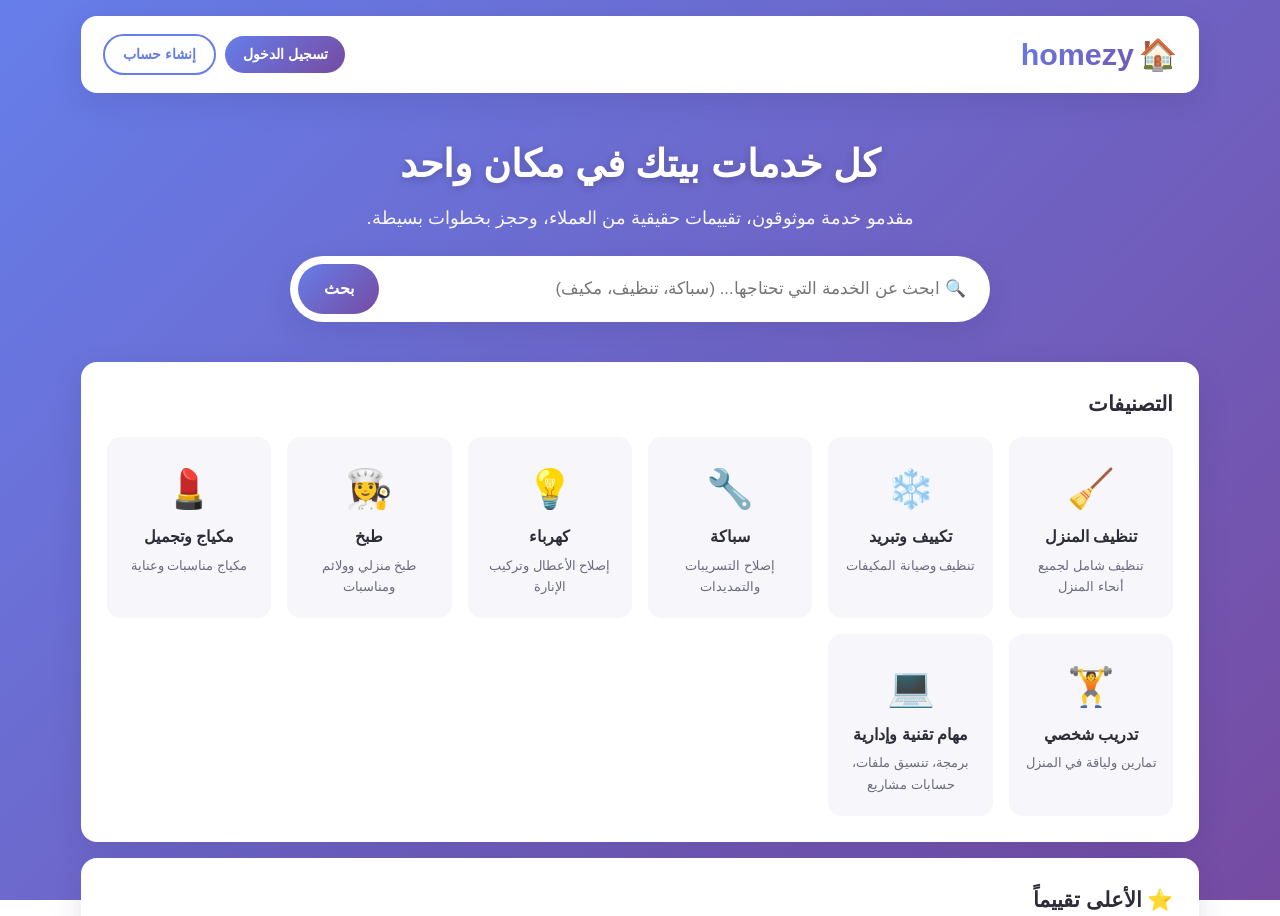
<file: index.html>
<!DOCTYPE html>
<html lang="ar" dir="rtl">
<head>
  <meta charset="UTF-8">
  <meta http-equiv="refresh" content="0; url=prototype/">
  <title>homezy</title>
</head>
<body>
  <a href="prototype/">افتح النموذج الأولي لـ homezy</a>
</body>
</html>
</file>
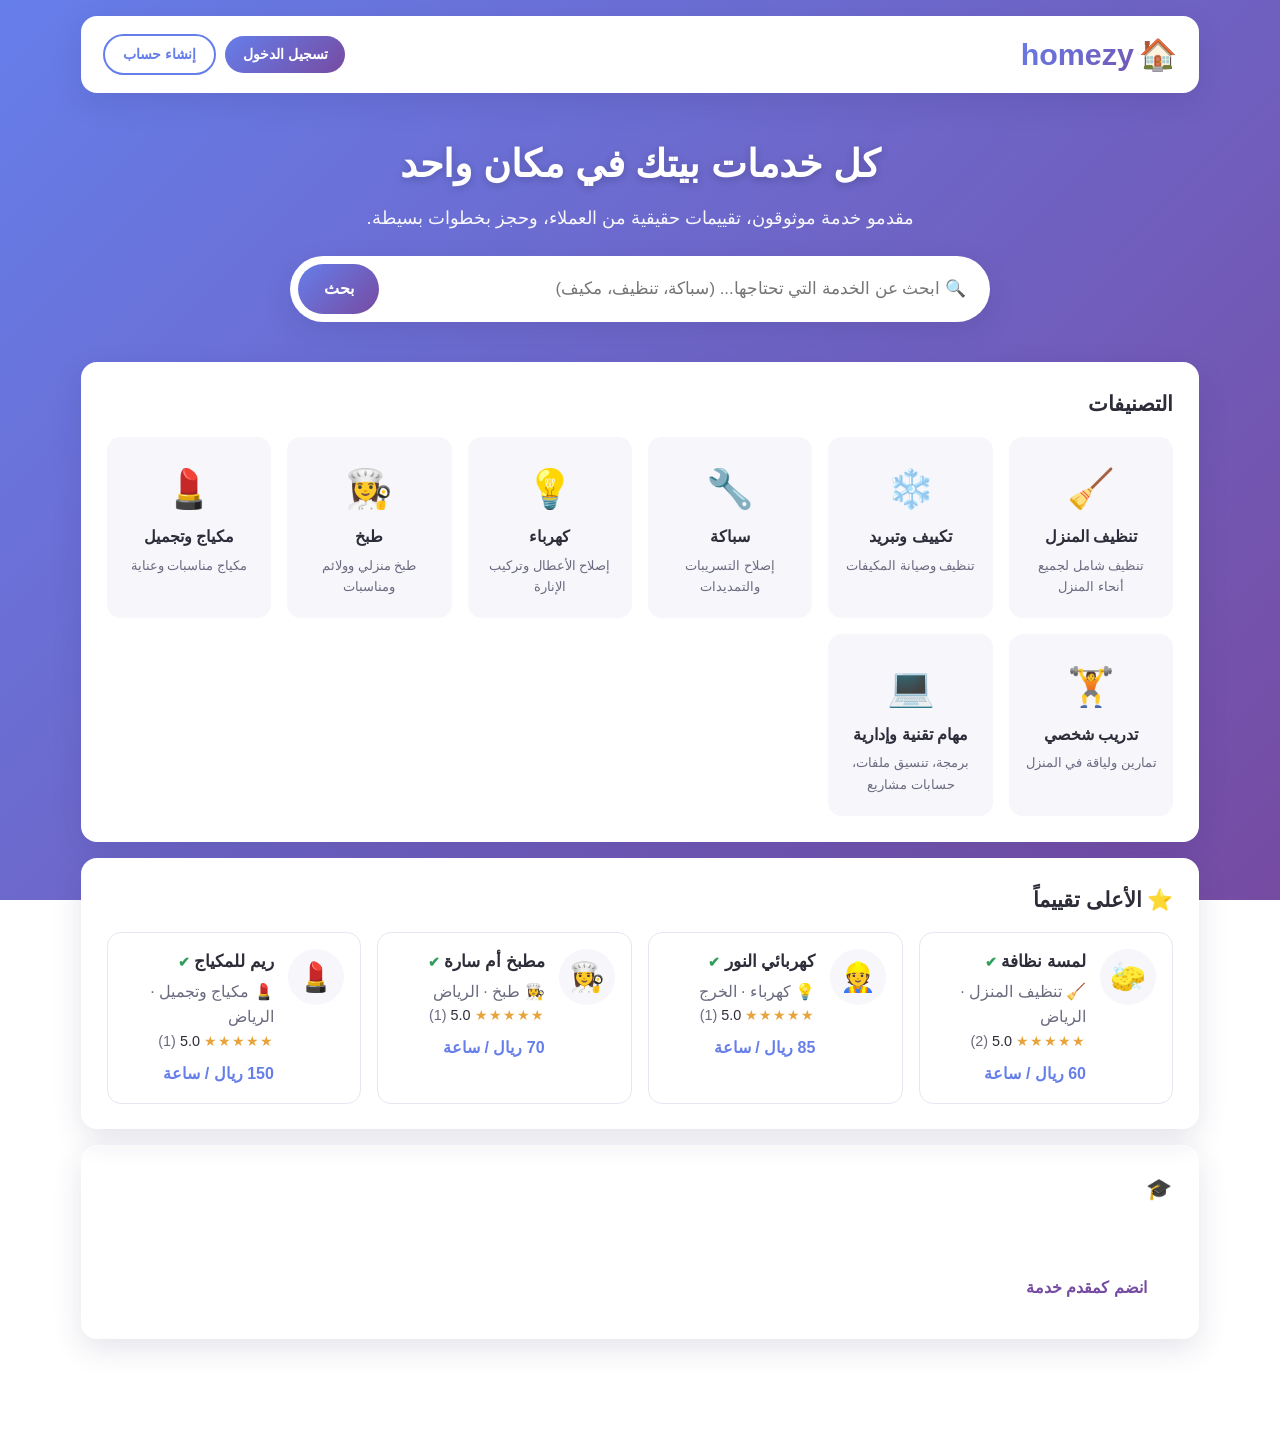
<file: prototype/index.html>
<!DOCTYPE html>
<html lang="ar" dir="rtl">
<head>
  <meta charset="UTF-8">
  <meta name="viewport" content="width=device-width, initial-scale=1.0">
  <meta name="description" content="homezy – منصة الخدمات المنزلية: احجز مقدمي خدمة موثوقين بتقييمات حقيقية">
  <title>homezy – منصة الخدمات المنزلية</title>
  <link rel="icon" href="data:image/svg+xml,<svg xmlns='http://www.w3.org/2000/svg' viewBox='0 0 100 100'><text y='.9em' font-size='90'>🏠</text></svg>">
  <link rel="stylesheet" href="css/styles.css">
</head>
<body>
  <header id="header" class="header container"></header>

  <main id="app" class="container">
    <noscript>هذا التطبيق يحتاج تفعيل JavaScript.</noscript>
  </main>

  <footer class="footer container">
    <span>homezy – نموذج أولي لمشروع مقرر هندسة البرمجيات · جامعة الأمير سطام بن عبدالعزيز</span>
    <button class="link" data-action="reset">إعادة البيانات التجريبية</button>
  </footer>

  <script src="js/data.js"></script>
  <script src="js/store.js"></script>
  <script src="js/app.js"></script>
</body>
</html>
</file>
<file: prototype/css/styles.css>
/* ===== HOMEZY – styles (purple gradient theme from the original demo) ===== */

:root {
  --primary: #667eea;
  --primary-dark: #764ba2;
  --grad: linear-gradient(135deg, #667eea 0%, #764ba2 100%);
  --text: #2d2d3a;
  --muted: #6b6b80;
  --line: #e6e6f0;
  --bg-soft: #f6f6fb;
  --green: #2e9e5b;
  --red: #d64545;
  --orange: #e8a33d;
  --radius: 16px;
  --shadow: 0 10px 30px rgba(40, 30, 90, 0.12);
}

* { margin: 0; padding: 0; box-sizing: border-box; }

body {
  font-family: 'Segoe UI', Tahoma, 'Noto Sans Arabic', sans-serif;
  color: var(--text);
  background: var(--grad);
  background-attachment: fixed;
  min-height: 100vh;
  line-height: 1.6;
}

a { color: var(--primary); }
h1 { font-size: 1.7rem; margin-bottom: 0.5rem; }
h2 { font-size: 1.3rem; margin-bottom: 1rem; }
h3 { font-size: 1.05rem; }

.container { max-width: 1150px; margin: 0 auto; padding: 0 16px; }
.muted { color: var(--muted); }
.small { font-size: 0.85rem; }
.center { text-align: center; }
.grow { flex: 1; }
[hidden] { display: none !important; }

/* ----- header ----- */
.header {
  display: flex;
  align-items: center;
  justify-content: space-between;
  gap: 1rem;
  flex-wrap: wrap;
  background: white;
  border-radius: var(--radius);
  padding: 0.9rem 1.4rem;
  margin-top: 16px;
  box-shadow: var(--shadow);
  width: calc(100% - 32px);
  max-width: calc(1150px - 32px);
}

.logo {
  font-size: 1.9rem;
  font-weight: 800;
  text-decoration: none;
  background: var(--grad);
  -webkit-background-clip: text;
  background-clip: text;
  color: transparent;
}
.logo-icon { color: initial; -webkit-text-fill-color: initial; margin-left: 0.3rem; }

.header-actions { display: flex; align-items: center; gap: 0.6rem; flex-wrap: wrap; }
.link-btn { text-decoration: none; font-weight: 600; padding: 0.4rem 0.8rem; border-radius: 10px; }
.link-btn:hover { background: var(--bg-soft); }
.user-chip { background: var(--bg-soft); padding: 0.4rem 0.8rem; border-radius: 12px; font-weight: 600; }

.icon-btn { position: relative; text-decoration: none; font-size: 1.3rem; padding: 0.2rem 0.4rem; }
.badge {
  position: absolute; top: -6px; left: -6px;
  background: var(--red); color: white;
  font-size: 0.7rem; font-weight: 700;
  min-width: 18px; height: 18px; line-height: 18px;
  border-radius: 9px; text-align: center;
}

/* ----- buttons ----- */
.btn {
  display: inline-block;
  background: var(--grad);
  color: white;
  border: none;
  border-radius: 30px;
  padding: 0.75rem 1.6rem;
  font: inherit;
  font-weight: 600;
  cursor: pointer;
  text-decoration: none;
  text-align: center;
  transition: transform 0.15s, box-shadow 0.15s;
}
.btn:hover { transform: translateY(-2px); box-shadow: 0 6px 16px rgba(102, 126, 234, 0.4); }
.btn-sm { padding: 0.45rem 1.1rem; font-size: 0.9rem; }
.btn-block { display: block; width: 100%; }
.btn-outline { background: white; color: var(--primary); border: 2px solid var(--primary); }
.btn-light { background: white; color: var(--primary-dark); }
.btn-green { background: var(--green); }
.btn-red { background: var(--red); }

.link {
  background: none; border: none; color: var(--primary);
  font: inherit; cursor: pointer; text-decoration: underline;
}

/* ----- layout blocks ----- */
main { padding: 16px; }

.panel {
  background: white;
  border-radius: var(--radius);
  padding: 1.6rem;
  margin: 16px 0;
  box-shadow: var(--shadow);
}

.panel-grad { background: rgba(255, 255, 255, 0.14); color: white; border: 1px solid rgba(255,255,255,0.3); }
.panel-grad p { margin-bottom: 1rem; opacity: 0.95; }

.back { display: inline-block; color: white; text-decoration: none; margin-top: 12px; font-weight: 600; }

.hero { text-align: center; color: white; padding: 2.5rem 0 1.5rem; }
.hero h1 { font-size: 2.4rem; text-shadow: 0 2px 8px rgba(0,0,0,0.2); }
.hero p { font-size: 1.15rem; opacity: 0.95; margin-bottom: 1.5rem; }

.search-bar {
  display: flex; gap: 0.5rem;
  background: white; padding: 0.5rem;
  border-radius: 40px; max-width: 700px; margin: 0 auto;
  box-shadow: var(--shadow);
}
.search-bar input { flex: 1; min-width: 0; border: none; font: inherit; font-size: 1.05rem; padding: 0.6rem 1rem; outline: none; background: transparent; }

/* ----- categories ----- */
.categories { display: grid; grid-template-columns: repeat(auto-fill, minmax(160px, 1fr)); gap: 1rem; }
.category {
  display: flex; flex-direction: column; align-items: center; gap: 0.3rem;
  text-align: center; text-decoration: none; color: var(--text);
  padding: 1.2rem 0.8rem; border-radius: 14px; background: var(--bg-soft);
  border: 2px solid transparent; transition: border-color 0.15s, transform 0.15s;
}
.category:hover { border-color: var(--primary); transform: translateY(-3px); }
.category-icon { font-size: 2.4rem; }
.category small { color: var(--muted); }

/* ----- provider cards ----- */
.grid { display: grid; grid-template-columns: repeat(auto-fill, minmax(250px, 1fr)); gap: 1rem; }

.card {
  background: white; border: 1px solid var(--line); border-radius: 14px;
  text-decoration: none; color: var(--text);
  transition: transform 0.15s, box-shadow 0.15s;
}
.card:hover { transform: translateY(-4px); box-shadow: var(--shadow); }

.provider-card { display: flex; gap: 0.9rem; padding: 1rem; }
.provider-body { flex: 1; min-width: 0; }
.provider-body h3 { margin-bottom: 0.15rem; }
.provider-foot { display: flex; justify-content: space-between; align-items: center; gap: 0.5rem; margin-top: 0.5rem; flex-wrap: wrap; }
.price { font-weight: 700; color: var(--primary); }

.avatar {
  width: 56px; height: 56px; flex-shrink: 0;
  border-radius: 50%; background: var(--bg-soft);
  display: flex; align-items: center; justify-content: center; font-size: 1.8rem;
}
.avatar-lg { width: 90px; height: 90px; font-size: 3rem; }

.verified { color: var(--green); font-size: 0.85rem; font-weight: 700; }
.rating { font-size: 0.9rem; }
.rating-lg { font-size: 1.05rem; margin: 0.3rem 0; }
.stars { color: var(--orange); letter-spacing: 1px; }

.tag { display: inline-block; background: var(--bg-soft); padding: 0.2rem 0.7rem; border-radius: 12px; font-size: 0.8rem; margin: 0.15rem; }
.tag-grad { background: #fff4dc; color: #8a5a00; }
.tags { margin-top: 0.8rem; }

.list-head { display: flex; justify-content: space-between; align-items: flex-end; flex-wrap: wrap; gap: 1rem; margin-bottom: 1rem; }
.sort a { margin-right: 0.6rem; text-decoration: none; padding: 0.3rem 0.8rem; border-radius: 12px; }
.sort a.active { background: var(--grad); color: white; }

/* ----- profile ----- */
.profile-head { display: flex; gap: 1.2rem; align-items: center; flex-wrap: wrap; }
.profile-head > div:nth-child(2) { flex: 1; }
.rate-box { background: var(--bg-soft); border-radius: 14px; padding: 0.8rem 1.2rem; text-align: center; }
.rate-box strong { display: block; font-size: 1.8rem; color: var(--primary); }
.bio { margin-top: 1rem; font-size: 1.05rem; }

.service-list { display: flex; flex-direction: column; gap: 0.6rem; margin-bottom: 1rem; }
.service-row {
  display: grid; grid-template-columns: 1fr auto auto; gap: 1rem; align-items: center;
  padding: 0.8rem 1rem; border: 1px solid var(--line); border-radius: 12px;
}
.service-price { font-weight: 700; color: var(--primary); }

.review { border-bottom: 1px solid var(--line); padding: 0.8rem 0; }
.review:last-child { border-bottom: none; }
.review p { color: var(--muted); margin-top: 0.2rem; }

/* ----- forms ----- */
.form { display: flex; flex-direction: column; gap: 1rem; }
.form label { display: flex; flex-direction: column; gap: 0.35rem; font-weight: 600; }
.form-row { display: grid; grid-template-columns: 1fr 1fr; gap: 1rem; }
.form input:not([type=radio]):not([type=checkbox]),
.form select,
.form textarea,
.review-form input[name=comment] {
  width: 100%; font: inherit; padding: 0.75rem 0.9rem;
  border: 2px solid var(--line); border-radius: 12px; background: white;
}
.form input:focus, .form select:focus, .form textarea:focus { outline: none; border-color: var(--primary); }
.form .radio { flex-direction: row; align-items: center; gap: 0.5rem; font-weight: 500; cursor: pointer; }
.inline { display: flex; gap: 0.5rem; }
.payment { border: 2px solid var(--line); border-radius: 12px; padding: 0.8rem 1rem; display: flex; flex-direction: column; gap: 0.5rem; }
.payment legend { font-weight: 700; padding: 0 0.4rem; }
.form-inline { margin-top: 1.5rem; padding-top: 1rem; border-top: 1px dashed var(--line); }

/* ----- booking ----- */
.booking { max-width: 640px; margin-left: auto; margin-right: auto; }
.booking-summary { display: flex; gap: 1rem; align-items: center; background: var(--bg-soft); padding: 1rem; border-radius: 14px; margin: 1rem 0 1.5rem; }

.cost { background: var(--bg-soft); border-radius: 12px; padding: 1rem; }
.cost > div { display: flex; justify-content: space-between; padding: 0.25rem 0; }
.cost .discount { color: var(--green); }
.cost .total { border-top: 1px solid var(--line); margin-top: 0.4rem; padding-top: 0.6rem; font-weight: 800; font-size: 1.15rem; }

.booking-card { border: 1px solid var(--line); border-radius: 14px; padding: 1rem; margin-bottom: 0.8rem; }
.booking-card-head { display: flex; gap: 0.8rem; align-items: center; }
.booking-meta { display: flex; flex-wrap: wrap; gap: 0.5rem 1.4rem; margin-top: 0.7rem; color: var(--muted); font-size: 0.92rem; }
.actions { display: flex; gap: 0.5rem; margin-top: 0.7rem; }
.actions:empty { display: none; }

.status { padding: 0.25rem 0.8rem; border-radius: 12px; font-size: 0.82rem; font-weight: 700; white-space: nowrap; }
.st-pending { background: #fff4dc; color: #8a5a00; }
.st-accepted { background: #e3ecff; color: #2f4fb5; }
.st-rejected { background: #fde4e4; color: #a12b2b; }
.st-completed { background: #dff5e7; color: #1d6e3f; }

.review-form { display: flex; flex-wrap: wrap; align-items: center; gap: 0.6rem; margin-top: 0.8rem; padding-top: 0.8rem; border-top: 1px dashed var(--line); }
.review-form input[name=comment] { flex: 1; min-width: 180px; padding: 0.5rem 0.8rem; }

/* star picker: hovering a star lights it and all lower stars */
.star-input { display: inline-flex; flex-direction: row-reverse; }
.star-input input { position: absolute; opacity: 0; width: 0; }
.star-input label { font-size: 1.6rem; color: #d0d0dc; cursor: pointer; padding: 0 2px; }
.star-input input:checked ~ label,
.star-input label:hover,
.star-input label:hover ~ label { color: var(--orange); }

/* ----- dashboard ----- */
.tabs { display: flex; gap: 0.4rem; border-bottom: 2px solid var(--line); margin: 1.2rem 0; flex-wrap: wrap; }
.tab { padding: 0.6rem 1.1rem; text-decoration: none; color: var(--muted); font-weight: 600; border-bottom: 3px solid transparent; margin-bottom: -2px; }
.tab.active { color: var(--primary); border-bottom-color: var(--primary); }

.stats { display: grid; grid-template-columns: repeat(auto-fit, minmax(160px, 1fr)); gap: 1rem; margin-bottom: 1.5rem; }
.stat { background: var(--bg-soft); border-radius: 14px; padding: 1.1rem; text-align: center; color: var(--muted); }
.stat span { display: block; font-size: 2rem; font-weight: 800; color: var(--primary); }

.table { width: 100%; border-collapse: collapse; margin-top: 0.6rem; }
.table th, .table td { text-align: right; padding: 0.6rem; border-bottom: 1px solid var(--line); }
.table th { background: var(--bg-soft); }

.notification { padding: 0.9rem 1rem; border-radius: 12px; margin-bottom: 0.5rem; background: var(--bg-soft); }
.notification.unread { background: #eef1ff; border-right: 4px solid var(--primary); font-weight: 600; }

/* ----- auth ----- */
.auth { max-width: 440px; margin: 2rem auto; text-align: center; }
.auth .form { text-align: right; margin-top: 1rem; }
.auth-logo { font-size: 3.5rem; }
.auth h1 { background: var(--grad); -webkit-background-clip: text; background-clip: text; color: transparent; font-size: 2.2rem; }
.auth-tabs { display: flex; justify-content: center; gap: 0.5rem; margin-top: 1rem; }
.auth-tabs a { padding: 0.5rem 1.3rem; border-radius: 25px; border: 2px solid var(--primary); text-decoration: none; font-weight: 600; }
.auth-tabs a.active { background: var(--grad); color: white; border-color: transparent; }
.demo-box { margin-top: 1.2rem; background: var(--bg-soft); border-radius: 12px; padding: 0.9rem; display: flex; flex-direction: column; gap: 0.3rem; align-items: center; }

/* ----- empty states, toast, footer ----- */
.empty { text-align: center; padding: 2rem; }
.empty-icon { font-size: 3rem; }
.empty p { margin: 0.5rem 0 1rem; color: var(--muted); }

.toast {
  position: fixed; bottom: 24px; left: 50%; transform: translateX(-50%);
  padding: 0.9rem 1.5rem; border-radius: 30px; color: white; font-weight: 600;
  box-shadow: var(--shadow); z-index: 100; transition: opacity 0.4s;
}
.toast-success { background: var(--green); }
.toast-error { background: var(--red); }
.toast.hide { opacity: 0; }

.footer {
  display: flex; justify-content: space-between; align-items: center; flex-wrap: wrap; gap: 0.5rem;
  color: rgba(255,255,255,0.85); font-size: 0.85rem; padding: 1.5rem 16px 2rem;
}
.footer .link { color: white; }

/* ----- mobile ----- */
@media (max-width: 640px) {
  .hero h1 { font-size: 1.7rem; }
  .categories { grid-template-columns: repeat(2, 1fr); }
  .search-bar .btn { padding: 0.6rem 1rem; }
  .panel { padding: 1.1rem; }
  main { padding: 8px 12px; }
  .form-row { grid-template-columns: 1fr; }
  .service-row { grid-template-columns: 1fr auto; }
  .service-row .btn { grid-column: 1 / -1; }
  .header { padding: 0.8rem 1rem; }
  .user-chip { display: none; }
}
</file>
